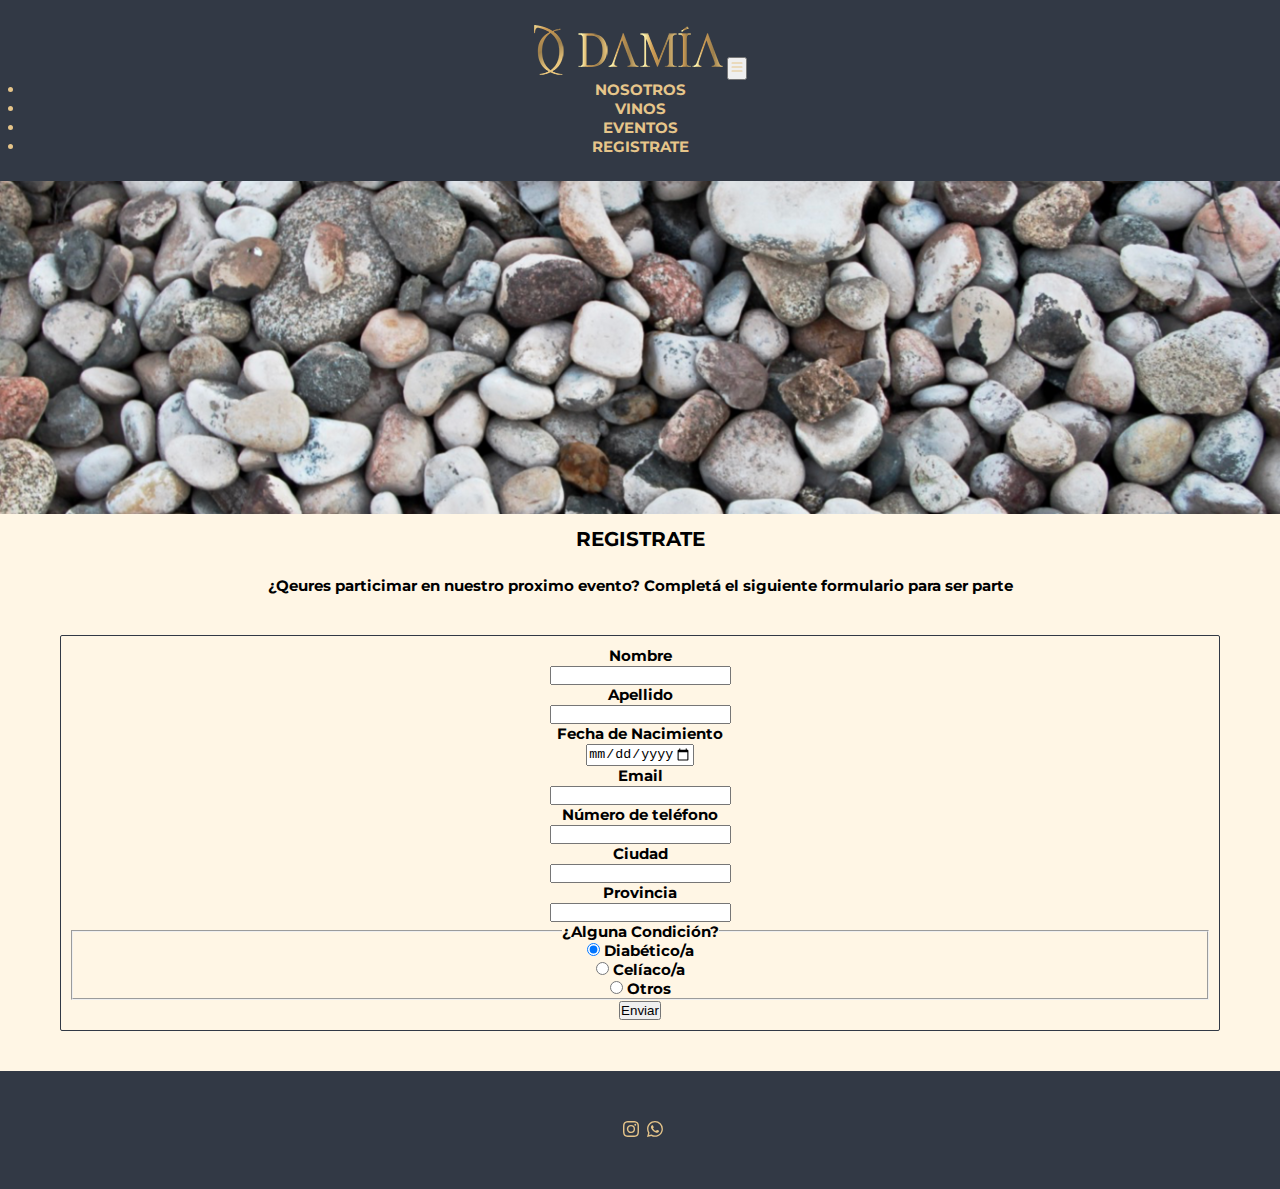
<file: sections/registrate.html>
<!DOCTYPE html>
<html lang="en">
<head>
    <meta charset="UTF-8">
    <meta http-equiv="X-UA-Compatible" content="IE=edge">
    <meta name="viewport" content="width=device-width, initial-scale=1.0">
    <!--CSS BOOTSTRAP-->
    <link href="https://cdn.jsdelivr.net/npm/bootstrap@5.0.2/dist/css/bootstrap.min.css" rel="stylesheet" integrity="sha384-EVSTQN3/azprG1Anm3QDgpJLIm9Nao0Yz1ztcQTwFspd3yD65VohhpuuCOmLASjC" crossorigin="anonymous">
    <link href="https://fonts.googleapis.com/css2?family=Montserrat:wght@100&display=swap" rel="stylesheet">
    <link rel="stylesheet" href="../css/style2.css">
    <title>REGISTRATE - DAMIA</title>
</head>
<body>
    <div class="registrate-grid">
        <nav class="navbar navbar-expand-lg  color">
            <div class="container-fluid">
                <a class="navbar-brand" href="../index.html"><img class="logo" src="../assets/img/fulllogodamia.png"
                        alt="logo1copy"></a>
                <button class="navbar-toggler button-color" type="button" data-bs-toggle="collapse"
                    data-bs-target="#navbarNav" aria-controls="navbarNav" aria-expanded="false"
                    aria-label="Toggle navigation">
                    <span class="navbar-toggler-icon">
                        <svg xmlns="http://www.w3.org/2000/svg" width="16" height="16" fill="currentColor"
                            class="bi bi-list button-color" viewBox="0 0 16 16">
                            <path fill-rule="evenodd"
                                d="M2.5 12a.5.5 0 0 1 .5-.5h10a.5.5 0 0 1 0 1H3a.5.5 0 0 1-.5-.5zm0-4a.5.5 0 0 1 .5-.5h10a.5.5 0 0 1 0 1H3a.5.5 0 0 1-.5-.5zm0-4a.5.5 0 0 1 .5-.5h10a.5.5 0 0 1 0 1H3a.5.5 0 0 1-.5-.5z" />
                        </svg>
                    </span>
                </button>
                <div class="collapse navbar-collapse justify-content-center" id="navbarNav">
                    <ul class="navbar-nav">
                        <li class="nav-item">
                            <a class="nav-link active color-nav" aria-current="page" href="./nosotros.html">NOSOTROS</a>
                        </li>
                        <li class="nav-item">
                            <a class="nav-link color-nav" href="./vinos.html">VINOS</a>
                        </li>
                        <li class="nav-item">
                            <a class="nav-link color-nav" href="./eventos.html">EVENTOS</a>
                        </li>
                        <li class="nav-item">
                            <a class="nav-link color-nav" href="#">REGISTRATE</a>
                        </li>
                    </ul>
                </div>
            </div>
        </nav>
        <img src="../assets/img/headerRR.img" alt="headerRR" class="foto-header">
        <h1>REGISTRATE</h1>
        <section class="all section-registrate">
            <h2 class="q-registrate">¿Qeures particimar en nuestro proximo evento? Completá el siguiente formulario para
                ser parte <h2>
                    <fieldset class="formulario">
                        <form>
                            <div class="row mb-3">
                                <label for="nombre" class="col-sm-2 col-form-label fs-5">Nombre</label>
                                <div class="col-sm-10">
                                    <input type="tel" class="form-control" id="nombre">
                                </div>
                            </div>
                            <div class="row mb-3">
                                <label for="apellido" class="col-sm-2 col-form-label fs-5">Apellido</label>
                                <div class="col-sm-10">
                                    <input type="tel" class="form-control" id="apellido">
                                </div>
                            </div>
                            <div class="row mb-3">
                                <label for="fecha-nacimiento" class="col-sm-2 col-form-label fs-5">Fecha de
                                    Nacimiento</label>
                                <div class="col-sm-10">
                                    <input type="date" class="form-control" id="fecha-nacimiento" max="2004-12-31">
                                </div>
                            </div>
                            <div class="row mb-3">
                                <label for="inputEmail3" class="col-sm-2 col-form-label fs-5">Email</label>
                                <div class="col-sm-10">
                                    <input type="email" class="form-control" id="inputEmail3">
                                </div>
                            </div>
                            <div class="row mb-3">
                                <label for="numero-tel" class="col-sm-2 col-form-label fs-5">Número de teléfono</label>
                                <div class="col-sm-10">
                                    <input type="tel" class="form-control" id="numero-tel">
                                </div>
                            </div>
                            <div class="row mb-3">
                                <label for="ciudad" class="col-sm-2 col-form-label fs-5">Ciudad</label>
                                <div class="col-sm-10">
                                    <input type="tel" class="form-control" id="ciudad">
                                </div>
                            </div>
                            <div class="row mb-3">
                                <label for="prov" class="col-sm-2 col-form-label fs-5">Provincia</label>
                                <div class="col-sm-10">
                                    <input type="tel" class="form-control" id="prov">
                                </div>
                            </div>
                            <fieldset class="row mb-3">
                                <legend class="col-form-label col-sm-2 pt-0 fs-5">¿Alguna Condición?</legend>
                                <div class="col-sm-10">
                                    <div class="form-check">
                                        <input class="form-check-input" type="radio" name="gridRadios" id="gridRadios1"
                                            value="option1" checked>
                                        <label class="form-check-label fs-5" for="gridRadios1">
                                            Diabético/a
                                        </label>
                                    </div>
                                    <div class="form-check">
                                        <input class="form-check-input" type="radio" name="gridRadios" id="gridRadios2"
                                            value="option2">
                                        <label class="form-check-label fs-5" for="gridRadios2">
                                            Celíaco/a
                                        </label>
                                    </div>
                                    <div class="form-check disabled">
                                        <input class="form-check-input" type="radio" name="gridRadios" id="gridRadios3"
                                            value="option3">
                                        <label class="form-check-label fs-5" for="gridRadios3">
                                            Otros
                                        </label>
                                    </div>
                                </div>
                            </fieldset>
                            <button type="submit" class="btn btn-primary">Enviar</button>
                        </form>
                    </fieldset>
        </section>
        <footer>
            <div class="redes"><a class="color-nav" href="https://instagram.com/damia.winemakers?igshid=YmMyMTA2M2Y="
                    target="_blank"><svg xmlns="http://www.w3.org/2000/svg" width="16" height="16" fill="currentColor"
                        class="bi bi-instagram" viewBox="0 0 16 16">
                        <path
                            d="M8 0C5.829 0 5.556.01 4.703.048 3.85.088 3.269.222 2.76.42a3.917 3.917 0 0 0-1.417.923A3.927 3.927 0 0 0 .42 2.76C.222 3.268.087 3.85.048 4.7.01 5.555 0 5.827 0 8.001c0 2.172.01 2.444.048 3.297.04.852.174 1.433.372 1.942.205.526.478.972.923 1.417.444.445.89.719 1.416.923.51.198 1.09.333 1.942.372C5.555 15.99 5.827 16 8 16s2.444-.01 3.298-.048c.851-.04 1.434-.174 1.943-.372a3.916 3.916 0 0 0 1.416-.923c.445-.445.718-.891.923-1.417.197-.509.332-1.09.372-1.942C15.99 10.445 16 10.173 16 8s-.01-2.445-.048-3.299c-.04-.851-.175-1.433-.372-1.941a3.926 3.926 0 0 0-.923-1.417A3.911 3.911 0 0 0 13.24.42c-.51-.198-1.092-.333-1.943-.372C10.443.01 10.172 0 7.998 0h.003zm-.717 1.442h.718c2.136 0 2.389.007 3.232.046.78.035 1.204.166 1.486.275.373.145.64.319.92.599.28.28.453.546.598.92.11.281.24.705.275 1.485.039.843.047 1.096.047 3.231s-.008 2.389-.047 3.232c-.035.78-.166 1.203-.275 1.485a2.47 2.47 0 0 1-.599.919c-.28.28-.546.453-.92.598-.28.11-.704.24-1.485.276-.843.038-1.096.047-3.232.047s-2.39-.009-3.233-.047c-.78-.036-1.203-.166-1.485-.276a2.478 2.478 0 0 1-.92-.598 2.48 2.48 0 0 1-.6-.92c-.109-.281-.24-.705-.275-1.485-.038-.843-.046-1.096-.046-3.233 0-2.136.008-2.388.046-3.231.036-.78.166-1.204.276-1.486.145-.373.319-.64.599-.92.28-.28.546-.453.92-.598.282-.11.705-.24 1.485-.276.738-.034 1.024-.044 2.515-.045v.002zm4.988 1.328a.96.96 0 1 0 0 1.92.96.96 0 0 0 0-1.92zm-4.27 1.122a4.109 4.109 0 1 0 0 8.217 4.109 4.109 0 0 0 0-8.217zm0 1.441a2.667 2.667 0 1 1 0 5.334 2.667 2.667 0 0 1 0-5.334z" />
                    </svg> </a></div>
            <div class="redes">
                <a class="color-nav" href="https://www.whatsapp.com" target="_blank"><svg
                        xmlns="http://www.w3.org/2000/svg" width="16" height="16" fill="currentColor"
                        class="bi bi-whatsapp" viewBox="0 0 16 16">
                        <path
                            d="M13.601 2.326A7.854 7.854 0 0 0 7.994 0C3.627 0 .068 3.558.064 7.926c0 1.399.366 2.76 1.057 3.965L0 16l4.204-1.102a7.933 7.933 0 0 0 3.79.965h.004c4.368 0 7.926-3.558 7.93-7.93A7.898 7.898 0 0 0 13.6 2.326zM7.994 14.521a6.573 6.573 0 0 1-3.356-.92l-.24-.144-2.494.654.666-2.433-.156-.251a6.56 6.56 0 0 1-1.007-3.505c0-3.626 2.957-6.584 6.591-6.584a6.56 6.56 0 0 1 4.66 1.931 6.557 6.557 0 0 1 1.928 4.66c-.004 3.639-2.961 6.592-6.592 6.592zm3.615-4.934c-.197-.099-1.17-.578-1.353-.646-.182-.065-.315-.099-.445.099-.133.197-.513.646-.627.775-.114.133-.232.148-.43.05-.197-.1-.836-.308-1.592-.985-.59-.525-.985-1.175-1.103-1.372-.114-.198-.011-.304.088-.403.087-.088.197-.232.296-.346.1-.114.133-.198.198-.33.065-.134.034-.248-.015-.347-.05-.099-.445-1.076-.612-1.47-.16-.389-.323-.335-.445-.34-.114-.007-.247-.007-.38-.007a.729.729 0 0 0-.529.247c-.182.198-.691.677-.691 1.654 0 .977.71 1.916.81 2.049.098.133 1.394 2.132 3.383 2.992.47.205.84.326 1.129.418.475.152.904.129 1.246.08.38-.058 1.171-.48 1.338-.943.164-.464.164-.86.114-.943-.049-.084-.182-.133-.38-.232z" />
                    </svg> </a>
            </div>
        </footer>
        <script src="https://cdn.jsdelivr.net/npm/bootstrap@5.0.2/dist/js/bootstrap.bundle.min.js"
            integrity="sha384-MrcW6ZMFYlzcLA8Nl+NtUVF0sA7MsXsP1UyJoMp4YLEuNSfAP+JcXn/tWtIaxVXM" crossorigin="anonymous">
        </script>
    </div>
</body>
</html>
</file>
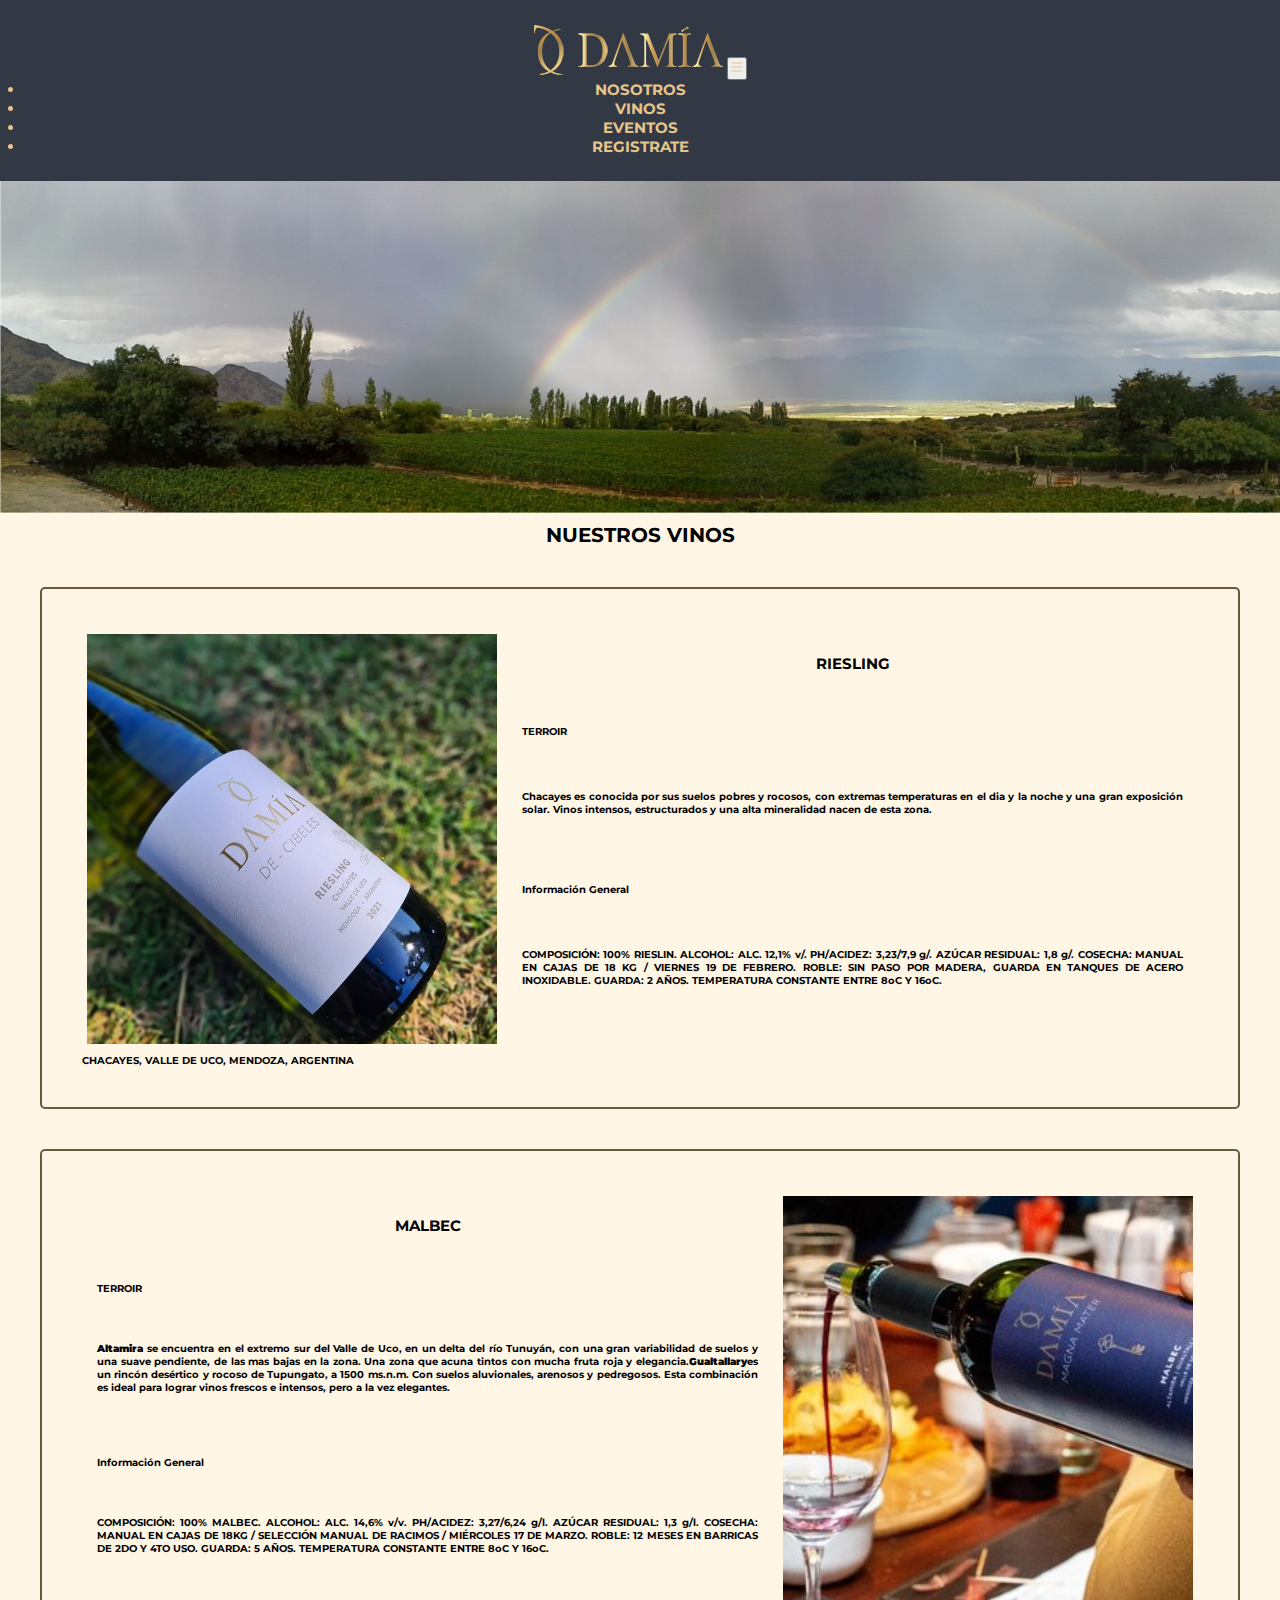
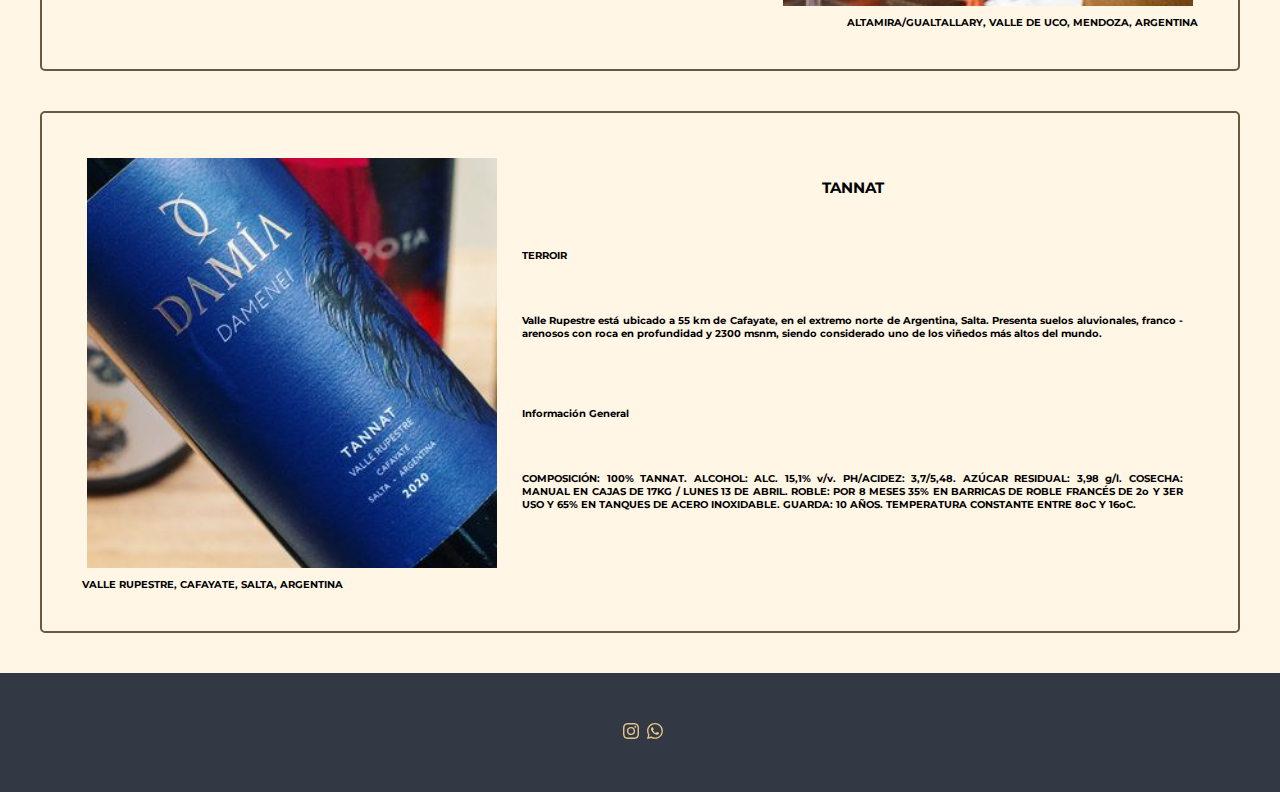
<file: sections/vinos.html>
<!DOCTYPE html>
<html lang="en">
<head>
    <meta charset="UTF-8">
    <meta http-equiv="X-UA-Compatible" content="IE=edge">
    <meta name="viewport" content="width=device-width, initial-scale=1.0">
     <!--CSS BOOTSTRAP-->
     <link href="https://cdn.jsdelivr.net/npm/bootstrap@5.0.2/dist/css/bootstrap.min.css" rel="stylesheet" integrity="sha384-EVSTQN3/azprG1Anm3QDgpJLIm9Nao0Yz1ztcQTwFspd3yD65VohhpuuCOmLASjC" crossorigin="anonymous">
    <link href="https://fonts.googleapis.com/css2?family=Montserrat:wght@100&display=swap" rel="stylesheet">
    <link rel="stylesheet" href="../css/style2.css">
    <title>VINOS - DAMIA</title>
</head>
<body>
    <div class="vinos-grid">
        <nav class="navbar navbar-expand-lg  color">
            <div class="container-fluid">
                <a class="navbar-brand" href="../index.html"><img class="logo" src="../assets/img/fulllogodamia.png"
                        alt="logo1copy"></a>
                <button class="navbar-toggler button-color" type="button" data-bs-toggle="collapse"
                    data-bs-target="#navbarNav" aria-controls="navbarNav" aria-expanded="false"
                    aria-label="Toggle navigation">
                    <span class="navbar-toggler-icon">
                        <svg xmlns="http://www.w3.org/2000/svg" width="16" height="16" fill="currentColor"
                            class="bi bi-list button-color" viewBox="0 0 16 16">
                            <path fill-rule="evenodd"
                                d="M2.5 12a.5.5 0 0 1 .5-.5h10a.5.5 0 0 1 0 1H3a.5.5 0 0 1-.5-.5zm0-4a.5.5 0 0 1 .5-.5h10a.5.5 0 0 1 0 1H3a.5.5 0 0 1-.5-.5zm0-4a.5.5 0 0 1 .5-.5h10a.5.5 0 0 1 0 1H3a.5.5 0 0 1-.5-.5z" />
                        </svg>
                    </span>
                </button>
                <div class="collapse navbar-collapse justify-content-center" id="navbarNav">
                    <ul class="navbar-nav">
                        <li class="nav-item">
                            <a class="nav-link active color-nav ani-nav" aria-current="page"
                                href="./nosotros.html">NOSOTROS</a>
                        </li>
                        <li class="nav-item">
                            <a class="nav-link color-nav ani-nav" href="#">VINOS</a>
                        </li>
                        <li class="nav-item">
                            <a class="nav-link color-nav ani-nav" href="./eventos.html">EVENTOS</a>
                        </li>
                        <li class="nav-item">
                            <a class="nav-link color-nav ani-nav" href="./registrate.html">REGISTRATE</a>
                        </li>
                    </ul>
                </div>
            </div>
        </nav>
        <img src="../assets/img/headerV.img" alt="headerV" class="foto-header">
        <h1>NUESTROS VINOS</h1>
        <section class="all">
            <div class="riesling">
                <div class="riesling-contenido">
                    <h2 class="riesling-h2">RIESLING</h2>
                    <img src="../assets/img/riesling.img" alt="vino1" class="img-cont riesling-img">
                    <p class="lugar-origen riesling-p1">CHACAYES, VALLE DE UCO, MENDOZA, ARGENTINA</p>
                    <h4 class="riesling-h41">TERROIR</h4>
                    <p class="text-vinos riesling-p2">Chacayes es conocida por sus suelos pobres y rocosos, con extremas
                        temperaturas en
                        el
                        dia y la noche y
                        una gran exposición solar. Vinos intensos, estructurados y una alta mineralidad nacen de esta
                        zona.
                    </p>
                    <h4 class="riesling-h42">Información General</h4>
                    <p class="text-vinos riesling-p3">COMPOSICIÓN: 100% RIESLIN. ALCOHOL: ALC. 12,1% v/. PH/ACIDEZ:
                        3,23/7,9
                        g/. AZÚCAR
                        RESIDUAL: 1,8 g/.
                        COSECHA: MANUAL EN CAJAS DE 18 KG / VIERNES 19 DE FEBRERO. ROBLE: SIN PASO POR MADERA, GUARDA EN
                        TANQUES
                        DE ACERO INOXIDABLE. GUARDA: 2 AÑOS. TEMPERATURA CONSTANTE ENTRE 8oC Y 16oC.</p>
                </div>
            </div>
            <div class="malbec">
                <div class="malbec-contenido">
                    <h2 class="malbec-h2">MALBEC</h2>
                    <img src="../assets/img/malbec.img" alt="vinos2" class="img-cont malbec-img">
                    <P class="lugar-origen malbec-p1">ALTAMIRA/GUALTALLARY, VALLE DE UCO, MENDOZA, ARGENTINA</P>
                    <h4 class="malbec-h41">TERROIR</h4>
                    <p class="text-vinos malbec-p2"><b>Altamira</b> se encuentra en el extremo sur del Valle de Uco, en
                        un delta
                        del
                        río
                        Tunuyán, con una gran variabilidad de suelos y una suave pendiente, de las mas
                        bajas en la zona. Una zona que acuna tintos con mucha fruta roja y
                        elegancia.<b>Gualtallary</b>es un
                        rincón desértico y rocoso de Tupungato, a 1500 ms.n.m.
                        Con suelos aluvionales, arenosos y pedregosos. Esta combinación es ideal
                        para lograr vinos frescos e intensos, pero a la vez elegantes.</p>
                    <h4 class="malbec-h42">Información General</h4>
                    <p class="text-vinos malbec-p3">COMPOSICIÓN: 100% MALBEC. ALCOHOL: ALC. 14,6% v/v. PH/ACIDEZ:
                        3,27/6,24 g/l.
                        AZÚCAR RESIDUAL: 1,3
                        g/l. COSECHA: MANUAL EN CAJAS DE 18KG /
                        SELECCIÓN MANUAL DE RACIMOS /
                        MIÉRCOLES 17 DE MARZO. ROBLE: 12 MESES EN BARRICAS DE 2DO Y
                        4TO USO. GUARDA: 5 AÑOS. TEMPERATURA
                        CONSTANTE ENTRE 8oC Y 16oC.</p>
                </div>
            </div>
            <div class="tannat">
                <div class="tannat-contenido">
                    <h2 class="tanat-h2">TANNAT</h2>
                    <img src="../assets/img/tannat.img" alt="vinos3" class="img-cont tannat-img">
                    <p class="lugar-origen tannat-p1">VALLE RUPESTRE, CAFAYATE, SALTA, ARGENTINA</p>
                    <h4 class="tannat-h41">TERROIR</h4>
                    <p class="text-vinos tannat-p2">Valle Rupestre está ubicado a 55 km de Cafayate, en el extremo norte
                        de Argentina, Salta. Presenta suelos aluvionales, franco - arenosos
                        con roca en profundidad y 2300 msnm, siendo considerado uno de los
                        viñedos más altos del mundo.
                    </p>
                    <h4 class="tannat-h42">Información General</h4>
                    <p class="text-vinos tannat-p3">
                        COMPOSICIÓN: 100% TANNAT. ALCOHOL: ALC. 15,1% v/v. PH/ACIDEZ: 3,7/5,48. AZÚCAR RESIDUAL:
                        3,98
                        g/l. COSECHA: MANUAL EN CAJAS DE 17KG /
                        LUNES 13 DE ABRIL. ROBLE: POR 8 MESES 35% EN BARRICAS DE
                        ROBLE FRANCÉS DE 2o Y 3ER USO Y 65% EN
                        TANQUES DE ACERO INOXIDABLE. GUARDA: 10 AÑOS. TEMPERATURA
                        CONSTANTE ENTRE 8oC Y 16oC.
                    </p>
                </div>
            </div>
        </section>
        <footer>
            <div class="redes"><a class="color-nav" href="https://instagram.com/damia.winemakers?igshid=YmMyMTA2M2Y="
                    target="_blank"><svg xmlns="http://www.w3.org/2000/svg" width="16" height="16" fill="currentColor"
                        class="bi bi-instagram" viewBox="0 0 16 16">
                        <path
                            d="M8 0C5.829 0 5.556.01 4.703.048 3.85.088 3.269.222 2.76.42a3.917 3.917 0 0 0-1.417.923A3.927 3.927 0 0 0 .42 2.76C.222 3.268.087 3.85.048 4.7.01 5.555 0 5.827 0 8.001c0 2.172.01 2.444.048 3.297.04.852.174 1.433.372 1.942.205.526.478.972.923 1.417.444.445.89.719 1.416.923.51.198 1.09.333 1.942.372C5.555 15.99 5.827 16 8 16s2.444-.01 3.298-.048c.851-.04 1.434-.174 1.943-.372a3.916 3.916 0 0 0 1.416-.923c.445-.445.718-.891.923-1.417.197-.509.332-1.09.372-1.942C15.99 10.445 16 10.173 16 8s-.01-2.445-.048-3.299c-.04-.851-.175-1.433-.372-1.941a3.926 3.926 0 0 0-.923-1.417A3.911 3.911 0 0 0 13.24.42c-.51-.198-1.092-.333-1.943-.372C10.443.01 10.172 0 7.998 0h.003zm-.717 1.442h.718c2.136 0 2.389.007 3.232.046.78.035 1.204.166 1.486.275.373.145.64.319.92.599.28.28.453.546.598.92.11.281.24.705.275 1.485.039.843.047 1.096.047 3.231s-.008 2.389-.047 3.232c-.035.78-.166 1.203-.275 1.485a2.47 2.47 0 0 1-.599.919c-.28.28-.546.453-.92.598-.28.11-.704.24-1.485.276-.843.038-1.096.047-3.232.047s-2.39-.009-3.233-.047c-.78-.036-1.203-.166-1.485-.276a2.478 2.478 0 0 1-.92-.598 2.48 2.48 0 0 1-.6-.92c-.109-.281-.24-.705-.275-1.485-.038-.843-.046-1.096-.046-3.233 0-2.136.008-2.388.046-3.231.036-.78.166-1.204.276-1.486.145-.373.319-.64.599-.92.28-.28.546-.453.92-.598.282-.11.705-.24 1.485-.276.738-.034 1.024-.044 2.515-.045v.002zm4.988 1.328a.96.96 0 1 0 0 1.92.96.96 0 0 0 0-1.92zm-4.27 1.122a4.109 4.109 0 1 0 0 8.217 4.109 4.109 0 0 0 0-8.217zm0 1.441a2.667 2.667 0 1 1 0 5.334 2.667 2.667 0 0 1 0-5.334z" />
                    </svg> </a></div>
            <div class="redes">
                <a class="color-nav" href="https://www.whatsapp.com" target="_blank"><svg
                        xmlns="http://www.w3.org/2000/svg" width="16" height="16" fill="currentColor"
                        class="bi bi-whatsapp" viewBox="0 0 16 16">
                        <path
                            d="M13.601 2.326A7.854 7.854 0 0 0 7.994 0C3.627 0 .068 3.558.064 7.926c0 1.399.366 2.76 1.057 3.965L0 16l4.204-1.102a7.933 7.933 0 0 0 3.79.965h.004c4.368 0 7.926-3.558 7.93-7.93A7.898 7.898 0 0 0 13.6 2.326zM7.994 14.521a6.573 6.573 0 0 1-3.356-.92l-.24-.144-2.494.654.666-2.433-.156-.251a6.56 6.56 0 0 1-1.007-3.505c0-3.626 2.957-6.584 6.591-6.584a6.56 6.56 0 0 1 4.66 1.931 6.557 6.557 0 0 1 1.928 4.66c-.004 3.639-2.961 6.592-6.592 6.592zm3.615-4.934c-.197-.099-1.17-.578-1.353-.646-.182-.065-.315-.099-.445.099-.133.197-.513.646-.627.775-.114.133-.232.148-.43.05-.197-.1-.836-.308-1.592-.985-.59-.525-.985-1.175-1.103-1.372-.114-.198-.011-.304.088-.403.087-.088.197-.232.296-.346.1-.114.133-.198.198-.33.065-.134.034-.248-.015-.347-.05-.099-.445-1.076-.612-1.47-.16-.389-.323-.335-.445-.34-.114-.007-.247-.007-.38-.007a.729.729 0 0 0-.529.247c-.182.198-.691.677-.691 1.654 0 .977.71 1.916.81 2.049.098.133 1.394 2.132 3.383 2.992.47.205.84.326 1.129.418.475.152.904.129 1.246.08.38-.058 1.171-.48 1.338-.943.164-.464.164-.86.114-.943-.049-.084-.182-.133-.38-.232z" />
                    </svg> </a>
            </div>
        </footer>
        <script src="https://cdn.jsdelivr.net/npm/bootstrap@5.0.2/dist/js/bootstrap.bundle.min.js"
            integrity="sha384-MrcW6ZMFYlzcLA8Nl+NtUVF0sA7MsXsP1UyJoMp4YLEuNSfAP+JcXn/tWtIaxVXM" crossorigin="anonymous">
        </script>
    </div>
</body>
</html>
</file>
<file: css/style2.css>
/* CSS GENERAL*/

 /* mobile fisrt 0px-500px*/

*{
    padding: 0;
    margin: 0;
}
html{
    font-size: 62.5%;
    background-color: #FFF6E5;
    font-family: 'Montserrat', sans-serif;
}

body{
    text-align: center; /*SOLO PARA TEXTO */
    font-weight: bolder;
    display: flex;
    flex-direction: column;
    min-height: 100vh; /*ver todo el alto de la pantalla*/
}

h1{
    padding-top: 10px;
    margin: 0;
    font-family: 'Montserrat', sans-serif;
    background-color: #FFF6E5;
}

h2{
    padding-top: 25px;
}

p{
    padding: 15px;
    text-align: justify;
}

a{
    text-decoration: none;
}

footer{
    background-color: rgb(50, 57, 69);
    color: rgb(230, 197, 138);
    padding: 50px;
}

.color{
    padding: 25px;
    background-color: rgb(50, 57, 69);
    font-family: 'Montserrat', sans-serif;
    color: rgb(230, 197, 138);
    font-size: 15px;
}

.button-color{
    color: rgb(230, 197, 138);
}

.foto-header{
    height: 100%;
    width: 100%;
    padding: 0;
}

.all{
    font-family: 'Montserrat', sans-serif;
    background-color: #FFF6E5;
}

.ani-nav:hover{
    text-decoration: underline;
    color: #FFF6E5;
}

.color-nav{
    color: rgb(230, 197, 138);
}

.color-nav:hover{
    color: #FFF6E5;
}

.redes{
    display: inline-block;
    padding-left: 5px;
}

/* CSS INICIO */

.mobile-home{
    padding: 110px 5px 110px 5px;
}

/* CSS NOSOTROS */

.img-cont{ 
    justify-items: center;
    padding: 5px;
    max-width: 100%;
    height: auto;
}

.nosotros2{
    padding: 5px;
    max-width: 100%;
    height: auto;
}

/* CSS VINOS */

h4{
    padding-left: 15px;
    text-align: left;
}

.lugar-origen{
    text-align: center;
}

.text-vinos{
    padding-top: 0;
}

/* CSS EVENTOS */

.link-texto:hover{
    color: blue;
    text-decoration: underline;
}

/* CSS REGISTRATE */

.q-registrate{
    text-align: center;
}

.formulario{
    margin: 15px 60px 15px 60px;
    border: 0.5px solid rgb(50, 57, 69);
    border-radius: 2px;
    padding: 10px;
}

/* DECLARACIÓN GRID AREAS */

nav{
    grid-area: nav;
}

h1{
    grid-area: h1;
}

footer{
    grid-area: footer;
}

.foto-header{
    grid-area: header;
}

.sec-inicio{
    grid-area: carousell;
}

.section-nosotros{
    grid-area: contenido-nosotros;
}

.nosotros-img2{
    grid-area: nosotros-ft2;
}

.nosotros-h2{
    grid-area: nosotros-h2;
}

.nosotros-p{
    grid-area: nosotros-p;
}

.nosotros-img1{
    grid-area: nosotros-ft1;
}

.riesling{
    grid-area: riesling;
}

.riesling-contenido{
    grid-area: riesling-contenido;
}

.riesling-h2{
    grid-area: riesling-h2;
}

.riesling-img{
    grid-area: riesling-img;
}

.riesling-p1{
    grid-area: riesling-p1;
}

.riesling-h41{
    grid-area: riesling-h41;
}

.riesling-p2{
    grid-area: riesling-p2;
}

.riesling-h42{
    grid-area: riesling-h42;
}

.riesling-p3{
    grid-area: riesling-p3;
}

.malbec{
    grid-area: malbec;
}

.malbec-contenido{
    grid-area: malbec-contenido;
}

.malbec-h2{
    grid-area: malbec-h2;
}

.malbec-img{
    grid-area: malbec-img;
}

.malbec-p1{
    grid-area: malbec-p1;
}

.malbec-h41{
    grid-area: malbec-h41;
}

.malbec-p2{
    grid-area: malbec-p2;
}

.malbec-h42{
    grid-area: malbec-h42;
}

.malbec-p3{
    grid-area: malbec-p3;
}

.tannat{
    grid-area: tannat;
}

.tannat-contenido{
    grid-area: tannat-contenido;
}

.tannat-h2{
    grid-area: tannat-h2;
}

.tannat-img{
    grid-area: tannat-img;
}

.tannat-p1{
    grid-area: tannat-p1;
}

.tannat-h41{
    grid-area: tannat-h41;
}

.tannat-p2{
    grid-area: tannat-p2;
}

.tannat-h42{
    grid-area: tannat-h42;
}

.tannat-p3{
    grid-area: tannat-p3;
}

.eventos-img1{
    grid-area: eventos-img1;
}

.eventos-p{
    grid-area: eventos-p;
}

.eventos-img2{
    grid-area: eventos-img2;
}

/*GRID AREA INICIO*/

.inicio-grid{
    background-color: #FFF6E5;
    display: grid;
    grid-template-areas: 
    "nav"
    "carousell"
    "footer";
}

/* GRID AREA NOSOTROS*/

.nosotros-grid{
    display: grid;
    grid-template-areas:
    "nav"
    "header"
    "h1"
    "contenido-nosotros"
    "footer";
}

/*GRID AREA VINOS*/

.vinos-grid{
    display: grid;
    grid-template-areas:
    "nav"
    "header"
    "h1"
    "riesling"
    "malbec"
    "tannat"
    "footer";
}

/*GRID AREA EVENTOS*/

.eventos-grid{
    display: grid;
    grid-template-areas:
    "nav"
    "header"
    "h1"
    "eventos-img1"
    "eventos-p"
    "eventos-img2"
    "footer";
}

/*500px en adelante */

@media(min-width:500px) {

    /*GRID AREA INICIO*/
    .inicio-grid{
        background-color: #FFF6E5;
        display: grid;
        grid-template-areas: 
        "nav nav"
        "carousell carousell"
        "footer footer";
        grid-template-columns: 1fr 3fr;
    }
    
    /*GRID AREA NOSOTROS*/
    .nosotros-grid{
        display: grid;
        grid-template-areas:
        "nav nav"
        "header header"
        "h1 h1"
        "contenido-nosotros contenido-nosotros"
        "footer footer";
    }

    /*GRID AREA VINOS*/
    .vinos-grid{
        display: grid;
        grid-template-areas:
        "nav nav"
        "header header"
        "h1 h1"
        "riesling riesling"
        "malbec malbec"
        "tannat tanat"
        "footer footer";
        grid-template-columns: 4fr;
    }

    /*GRID AREA EVENTOS*/
    .eventos-grid{
        display: grid;
        grid-template-areas:
        "nav nav"
        "header header"
        "h1 h1"
        "eventos-img1 eventos-img1"
        "eventos-p eventos-p"
        "eventos-img2 eventos-img2"
        "footer footer";
    }
}

@media(min-width:768px){

    /*GRID AREA INICIO*/
    .inicio-grid{
        background-color: #FFF6E5;
        display: grid;
        grid-template-areas: 
        "nav nav nav"
        "carousell carousell carrousel"
        "footer footer footer";
        grid-template-columns: 1fr 3fr;
    }

    .mobile-home{
        padding: 20px 0px 20px 0px;
    }
    
    /*GRID AREA NOSOTROS*/
    .nosotros-grid{
        display: grid;
        grid-template-areas:
        "nav nav nav"
        "header header header"
        "h1 h1 h1"
        "contenido-nosotros contenido-nosotros contenido-nosotros"
        "footer footer footer";
    }

    .nosotros-p{
        font-size: medium;
    }

    /*GRID AREA VINOS*/
    .vinos-grid{
        display: grid;
        grid-template-areas:
        "nav nav nav"
        "header header header"
        "h1 h1 h1"
        "riesling riesling riesling"
        "malbec malbec malbec"
        "tannat tanat tannat"
        "footer footer footer";
        grid-template-columns: 4fr;
    }

    .riesling-contenido{
        display:grid;
        grid-template-areas:
        "riesling-img riesling-h2"
        "riesling-img riesling-h41"
        "riesling-img riesling-p2"
        "riesling-img riesling-h42"
        "riesling-img riesling-p3"
        "riesling-p1 riesling-p1" ;
        gap: 5px;
    }

    .riesling{
        padding: 40px;
        margin: 40px;
        border: 2px solid #695A3F;
        border-radius: 5px;
    }

    .riesling-img{
        width: 410px;
        height: 410px;
    }

    .riesling-p1{
        padding: 0px;
        margin: 0px;
        text-align: left;
    }

    .malbec-contenido{
        display:grid;
        grid-template-areas:
        "malbec-h2 malbec-img"
        "malbec-h41 malbec-img"
        "malbec-p2 malbec-img"
        "malbec-h42 malbec-img"
        "malbec-p3 malbec-img"
        "malbec-p1 malbec-p1" ;
        gap: 5px;
    }

    .malbec{
        padding: 40px;
        margin: 40px;
        border: 2px solid #695A3F;
        border-radius: 5px;
    }

    .malbec-img{
        width: 410px;
        height: 410px;
    }

    .malbec-p1{
        padding: 0px;
        margin: 0px;
        text-align: right;
    }

    .tannat-contenido{
        display:grid;
        grid-template-areas:
        "tannat-img tannat-h2"
        "tannat-img tannat-h41"
        "tannat-img tannat-p2"
        "tannat-img tannat-h42"
        "tannat-img tannat-p3"
        "tannat-p1 tannat-p1" ;
        gap: 5px;
    }

    .tannat{
        padding: 40px;
        margin: 40px;
        border: 2px solid #695A3F;
        border-radius: 5px;
    }

    .tannat-img{
        width: 410px;
        height: 410px;
    }

    .tannat-p1{
        padding: 0px;
        margin: 0px;
        text-align: left;
    }

    /*GRID AREA EVENTOS*/
    .eventos-grid{
        display: grid;
        grid-template-areas:
        "nav nav"
        "header header"
        "h1 h1"
        "eventos-img1 eventos-img1"
        "eventos-p eventos-p"
        "eventos-img2 eventos-img2"
        "footer footer";
    }

    .eventos-p{
        font-size: medium;
    }
}

@media(min-width:1024px){

    /*INICIO*/
    .mobile-home{
        padding: 0px;
    }

    .img-inicio{
        padding: 0px;
    }

    /*NOSOTROS*/
    .nosotros-img2{
        padding: 20px 80px 10px 80px;
    }

    .nosotros-p{
        padding-left: 80px;
        padding-right: 80px;
    }

    .nosotros-img1{
        padding: 10px 80px 20px 80px;
    }

    /*EVENTOS*/
    .eventos-img1{
        padding: 20px 80px 10px 80px;
    }

    .eventos-p{
        padding-left: 80px;
        padding-right: 80px;
    }

    .eventos-img2{
        padding: 10px 80px 20px 80px;
    }

    /*REGISTRATE*/
    .section-registrate{
        padding-bottom: 25px;
    }
}
</file>
